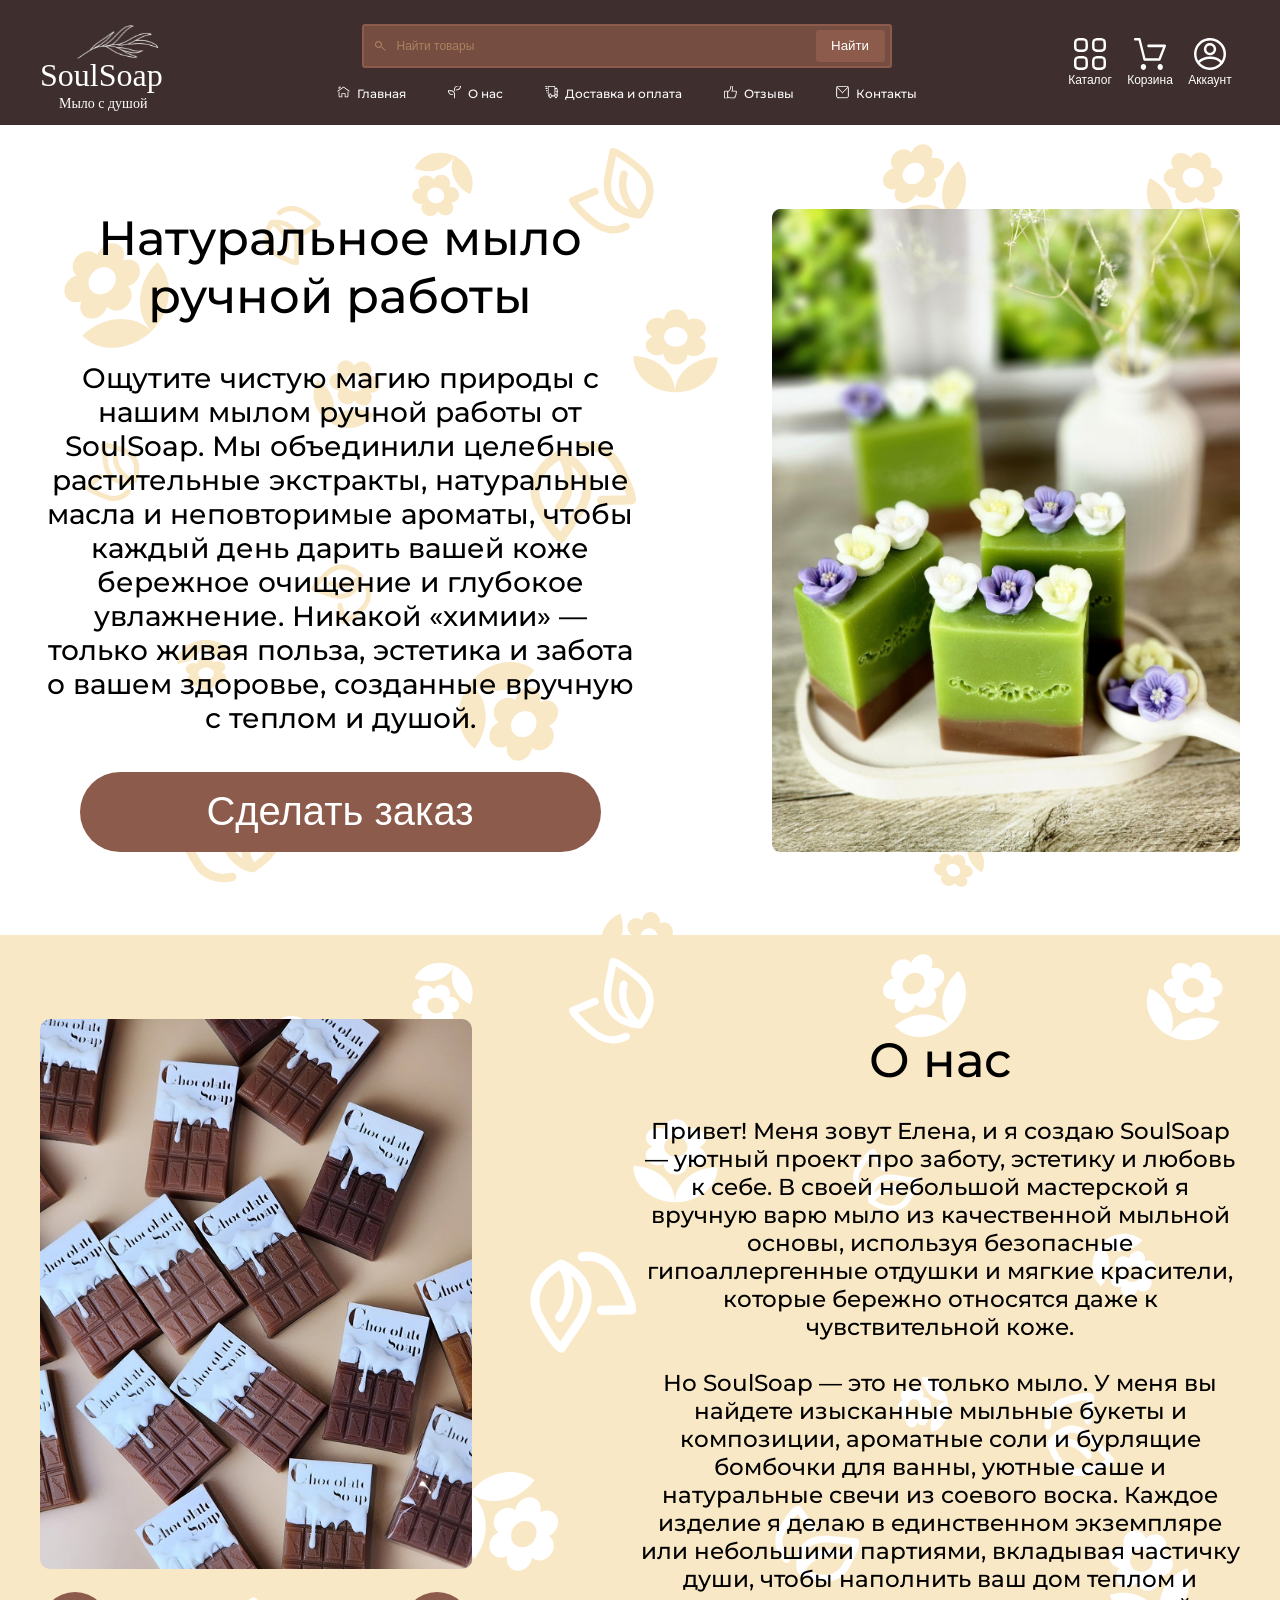
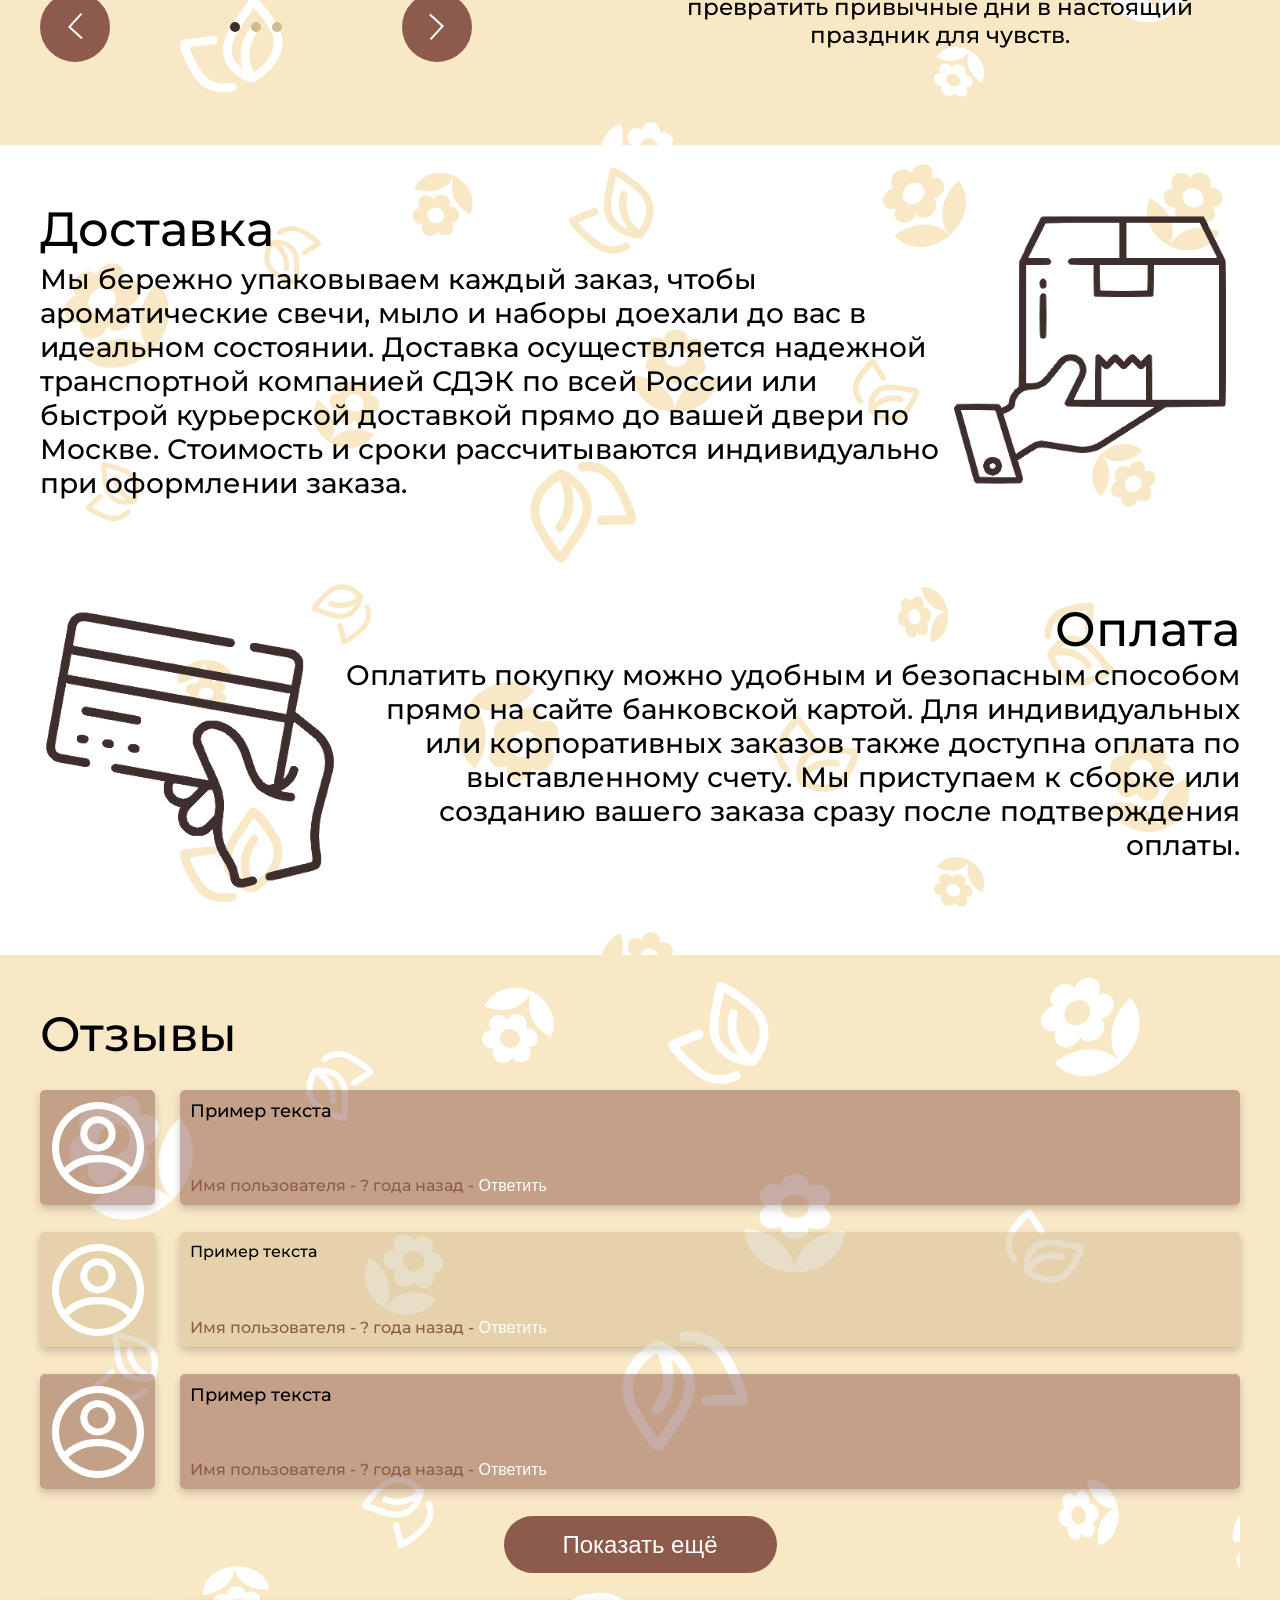
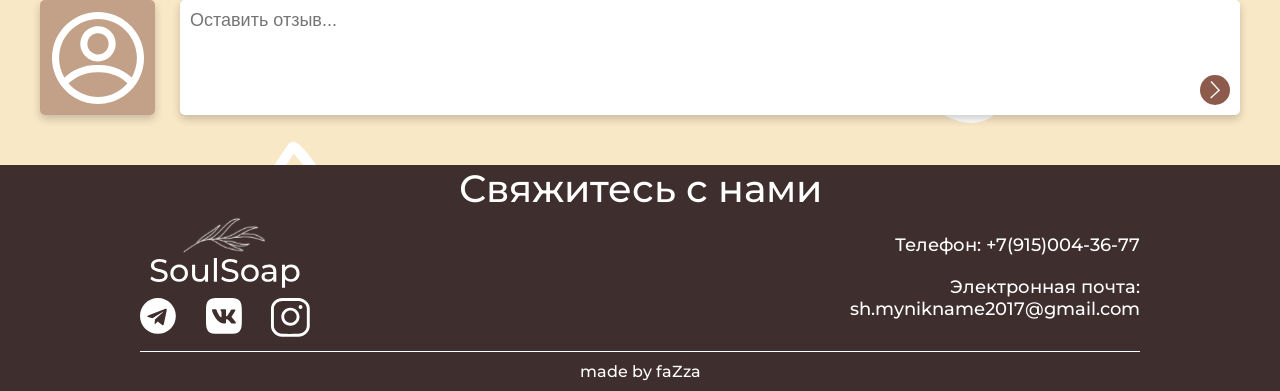
<file: index.html>
<!DOCTYPE html>
<html lang="ru">
<head>
	<meta charset="UTF-8">
	<meta name="viewport" content="width=device-width, initial-scale=1.0">
	<title>SoulSoap</title>
	<link rel="stylesheet" href="main.css">
</head>

<body>
	
	<div class="wrap-header" id="header">
		<header class="container">
		
			<a class="logo" href="#">
				<img src="Main_images/logo.svg" alt="">
			</a>

			<div class="header-center">

				<form class="search">
					<img class="input-img" src="Main_images/search.svg" alt="">
					<input class="search-input" type="text" placeholder="Найти товары">
					<button class="search-btn" type="submit">Найти</button>
				</form>

	
				<nav>
					<ul>
						<li class="main"><a href="#main">Главная</a></li>
						<li class="about"><a href="#about_us">О нас</a></li>
						<li class="delivery"><a href="#delivery">Доставка и оплата</a></li>
						<li class="comments"><a href="#reviews">Отзывы</a></li>
						<li class="contacts"><a href="#contacts">Контакты</a></li>
					</ul>
				</nav>

			</div>

			<div class="button-group">
				
				<a href="goods.html">
					<button class="catalogue">
						<img src="Main_images/catalogue.svg" alt="">
						<span>Каталог</span>
					</button>
				</a>
				
				<a href="cart.html">
					<button class="cart">
						<img src="Main_images/cart.svg" alt="">
						<span>Корзина</span>
					</button>
				</a>
				
				<button class="account" id="open-login-form">
					<img src="Main_images/account.svg" alt="">
					<span>Аккаунт</span>
				</button>

			</div>

		</header>

	</div>

	<div class="login-form" id="login-form">

		<div class="login-container" id="login-container">

			<a href="#header" class="close-btn" id="close-btn">&times;</a>

			<h1>Вход</h1>

			<form class="ident-form">
				<input type="text" placeholder="Логин" required>
				<input type="text" placeholder="Пароль" required>
				<button class="form-btn" type="submit">Войти</button>
				<button class="form-btn" id="reg-open" type="button">Регистрация</button>
			</form>
		</div>
	</div>

	<div class="reg-form" id="reg-form">

		<div class="reg" id="reg">

			<a href="#header" class="close-btn" id="reg-close-btn">&times;</a>

			<h1>Регистрация</h1>

			<form class="reg-input">
				<input type="text" placeholder="ФИО" required>
				<input type="text" placeholder="E-mail" required>
				<input type="text" placeholder="Пароль" required>
				<input type="text" placeholder="Повтор. пароль" required>
				<button class="form-btn" type="submit">Зарегистрироваться</button>
			</form>

		</div>	
	</div>

	<div class="white-container" id="main">

		<div class="hero-info">

			<h1>Натуральное мыло ручной работы</h1>

			<p>Ощутите чистую магию природы с нашим мылом 
			ручной работы от SoulSoap. Мы объединили целебные 
			растительные экстракты, натуральные масла и 
			неповторимые ароматы, чтобы каждый день дарить 
			вашей коже бережное очищение и глубокое увлажнение. 
			Никакой «химии» — только живая польза, эстетика и 
			забота о вашем здоровье, созданные вручную с теплом и душой.</p>
			
			<a href="goods.html"><button>Сделать заказ</button></a>

		</div>

		<img src="Main_images/hero_image.jpg" alt="">
	</div>

	<div class="beige-container" id="about_us">

		<div class="about-us">
	
			<div class="about-us-carousel">
				<div class="about-us-images">
					<img src="Main_images/about-us.jpg" alt="">
					<img src="Main_images/about-us2.jpg" alt="">
					<img src="Main_images/about-us3.jpg" alt="">
				</div>

				<div class="controlers">			
					
					<button class="first-about-btn prev"></button>
			
					<div class="circle-container">
					
						<div class="circle active"></div>
						<div class="circle"></div>
						<div class="circle"></div>

					</div>

					<button class="second-about-btn next"></button>
				</div>
			</div>
		
			<div class="about-us-info">
		
				<h1>О нас</h1>

				<p><br>Привет! Меня зовут Елена, и я создаю SoulSoap 
				— уютный проект про заботу, эстетику и любовь к себе. 
				В своей небольшой мастерской я вручную варю мыло 
				из качественной мыльной основы, используя безопасные 
				гипоаллергенные отдушки и мягкие красители, которые 
				бережно относятся даже к чувствительной коже.
				<br>
				<br>
        			Но SoulSoap — это не только мыло. У меня вы найдете 
				изысканные мыльные букеты и композиции, ароматные 
				соли и бурлящие бомбочки для ванны, уютные саше и 
				натуральные свечи из соевого воска. Каждое изделие я 
				делаю в единственном экземпляре или небольшими партиями, 
				вкладывая частичку души, чтобы наполнить ваш дом 
				теплом и превратить привычные дни в настоящий праздник
				для чувств.</p>

			</div>
		</div>

	</div>

	<div class="white-container" id="delivery">
		<div class="delivery_payment">

			<div class="delivery-container">

				<div class="delivery-info">
					<h1>Доставка</h1>

					<p>Мы бережно упаковываем каждый заказ, чтобы 
					ароматические свечи, мыло и наборы доехали до 
					вас в идеальном состоянии. Доставка осуществляется 
					надежной транспортной компанией СДЭК по всей России 
					или быстрой курьерской доставкой прямо до вашей 
					двери по Москве. Стоимость и сроки рассчитываются 
					индивидуально при оформлении заказа.</p>
				</div>

				<img src="Main_images/delivery_image.png" alt="">
			</div>

			<div class="payment-container">
				
				<img src="Main_images/payment_image.png" alt="">

				<div class="payment-info">

					<h1>Оплата</h1>

					<p>Оплатить покупку можно удобным и безопасным способом 
					прямо на сайте банковской картой. Для индивидуальных 
					или корпоративных заказов также доступна оплата по 
					выставленному счету. Мы приступаем к сборке или созданию 
					вашего заказа сразу после подтверждения оплаты.</p>
				
				</div>

			</div>
		</div>
	</div>

	<div class="beige-container" id="reviews">

		<div class="reviews-container">
			
			<h1>Отзывы</h1>

			<div class="review">

				<div class="review-ava"></div>
				<div class="review-text-cont">
					<p>Пример текста</p>
					<div class="review-info">
						<p>Имя пользователя - ? года назад - </p>
						<button>&nbsp;Ответить</button>
					</div>
				</div>

			</div>

			<div class="review-beige">

				<div class="review-ava"></div>
				<div class="review-text-cont">
					<p>Пример текста</p>	
					<div class="review-info">
						<p>Имя пользователя - ? года назад - </p>
						<button>&nbsp;Ответить</button>
					</div>
				</div>

			</div>

			<div class="review">
				
				<div class="review-ava"></div>
				<div class="review-text-cont">
					<p>Пример текста</p>	
					<div class="review-info">
						<p>Имя пользователя - ? года назад - </p>
						<button>&nbsp;Ответить</button>
					</div>
				</div>
			</div>

			<button class="show-review">Показать ещё</button> 

			<div class="user-review">
				<div class="review-ava"></div>
				<div class="review-text-cont">
					<input class="review-input" type="text" placeholder="Оставить отзыв...">
					<button></button>
				</div>
			</div>

		</div>
	</div>

	<div class="footer" id="contacts">
		
		<div class="contacts-container">
			
			<h1>Свяжитесь с нами</h1>

			<div class="cont-wrap">

				<div class="left-side">
					<img src="Main_images/footer_logo.svg" alt="" class="footer-logo">
					<div class="contact-ico">
						<a href="https://t.me/Soul_SoapElena">
							<img src="Main_images/telegram.svg" alt="">
						</a>
						<a href="https://vk.ru/vk.soulsoap">
							<img src="Main_images/vk.svg" alt="">
						</a>
						<a href=""><img src="Main_images/inst.svg" alt=""></a>
					</div>
				</div>

				<div class="right-side">
					<p>Телефон: +7(915)004-36-77</p>

					<p>Электронная почта:<br>
					sh.mynikname2017@gmail.com</p>
				</div>
			</div>

			<div class="decoration"></div>
			<a href="https://github.com/faZza1402/SoulSoap" class="fazza">made by faZza</a>

		</div>
	
	</div>


<script src='main.js'></script>

</body>

</html>
</file>
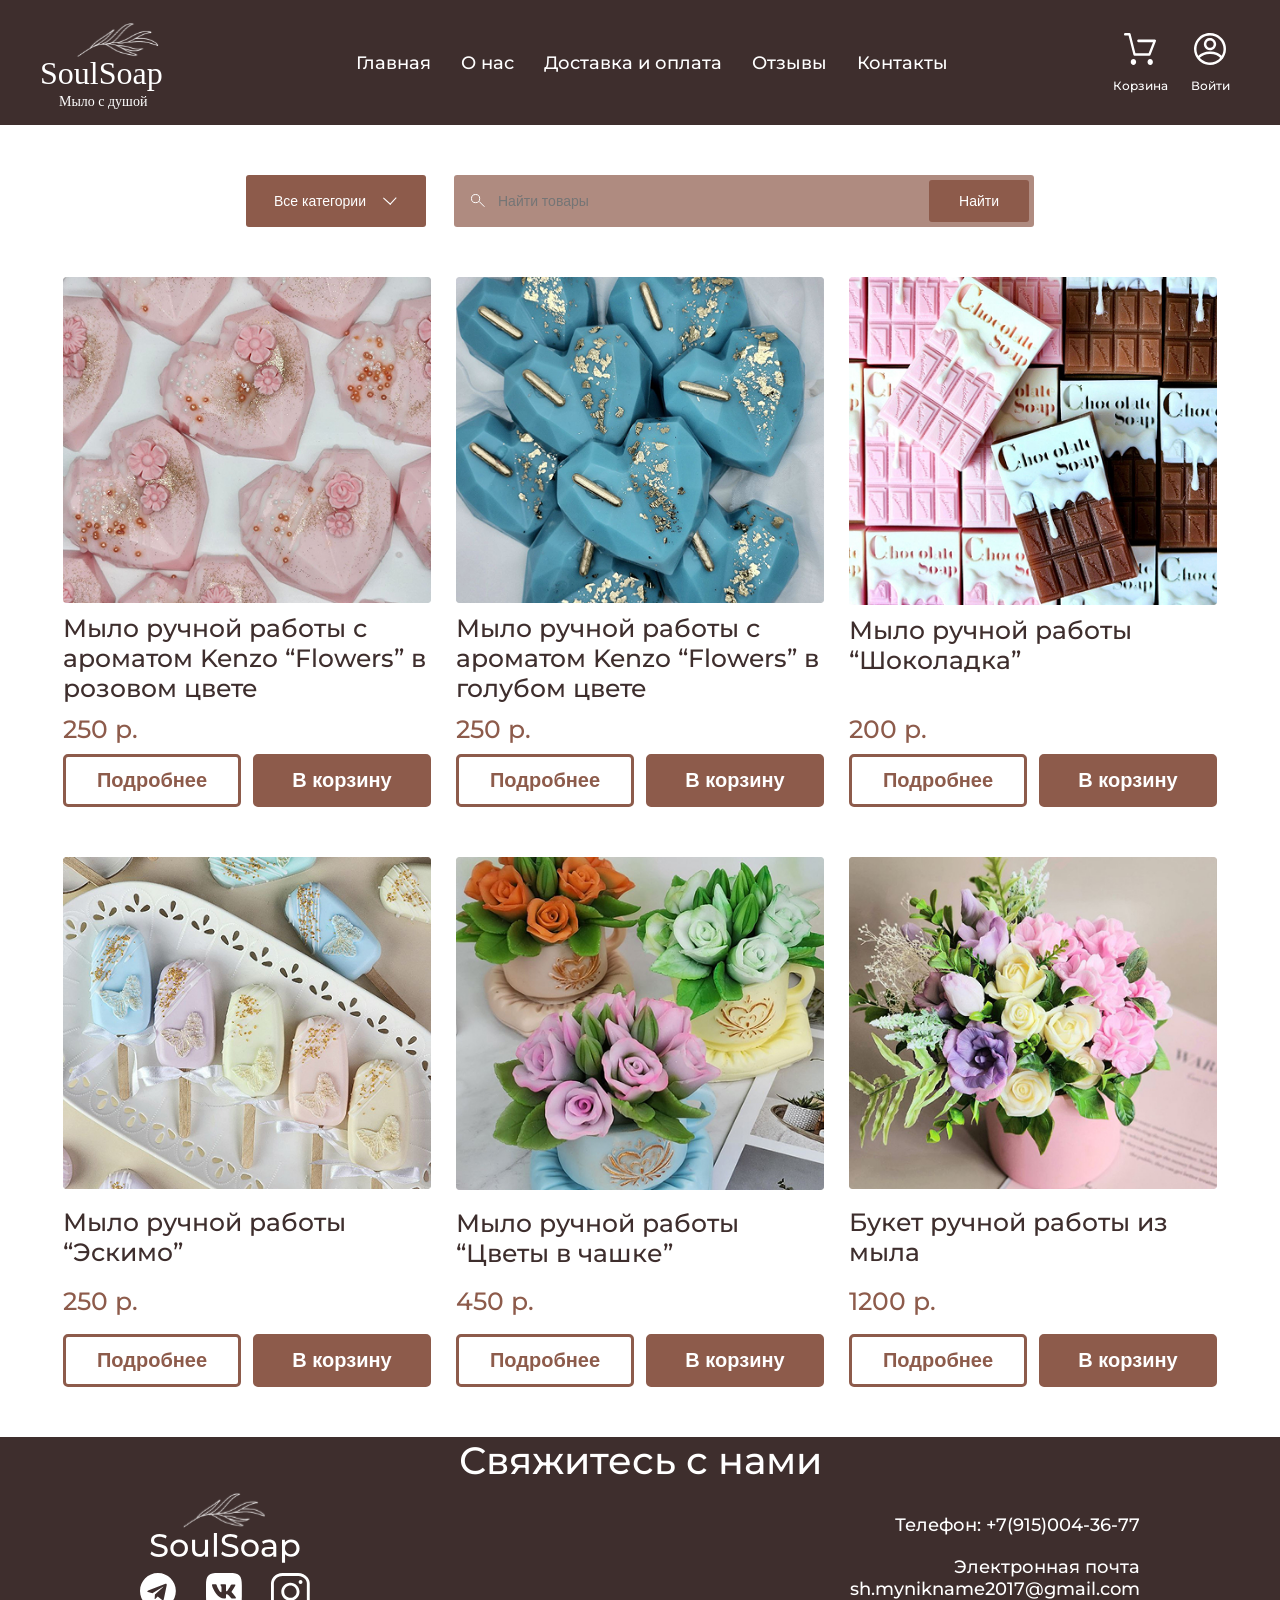
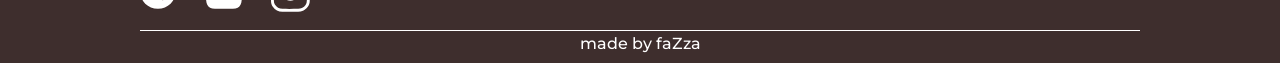
<file: goods.html>
<!DOCTYPE html>
<html lang="ru">
<head>
	<meta charset="UTF-8">
	<meta name="viewport" content="width=device-width, initial-scale=1.0">
	<title>SoulSoap</title>
	<link rel="stylesheet" href="goods.css">
</head>

<body>
	<div class="wrapper">

		<header class="header">
			<div class="header-container">
				
				<a href="index.html">
					<img src="Main_images/logo.svg" alt="" class="header-logo">
				</a>

				<nav class="nav">
					<ul>
						<li><a href="index.html#main">Главная</a></li>
						<li><a href="index.html#about_us">О нас</a></li>
						<li><a href="index.html#delivery">Доставка и оплата</a></li>
						<li><a href="index.html#comments">Отзывы</a></li>
						<li><a href="#contacts">Контакты</a></li>
					</ul>
				</nav>

				<div class="header-button-group">
					<a href="cart.html">
						<div class="header-btn">
							<img src="Main_images/cart.svg" alt="">
							<span>Корзина</span>
						</div>
					</a>

					<a href="#">
						<div class="header-btn account-open">
							<img src="Main_images/account.svg" alt="">
							<span>Войти</span>
						</div>
					</a>
				</div>
			</div>
		</header>

		<div class="account-wrap">

			<div class="account-content">

				<a href="#header" class="close">&times</a>

				<h1 class="acc-title">Вход</h1>

				<form class="account-form">

					<input type="text" placeholder="Логин" class="account-input" required>
					<input type="text" placeholder="Пароль" class="account-input" required>

					<button type="submit" class="account-btn">Войти</button>
					<button type="button" class="account-btn reg-open">Регистрация</button>
				
				</form>

			</div>

		</div>

		<div class="reg-wrap">
		
			<div class="reg-content">

				<a href="#header" class="close">&times</a>

				<h1 class="acc-title">Регистрация</h1>

				<form class="reg-form">

					<input type="text" placeholder="ФИО" class="account-input" required>
					<input type="text" placeholder="E-mail" class="account-input" required>
					<input type="text" placeholder="Пароль" class="account-input" required>
					<input type="text" placeholder="Повтор. пароль" class="account-input" required>

					<button type="submit" class="reg-btn">Зарегистрироваться</button>
			
				</form>

			</div>

		</div>

		<main class="main">
			<div class="search-n-filtering">
				<button class="filter">
					<p>Все категории</p>
					<img src="Main_images/arrow.svg" alt="">
				</button>

				<div class="search">
					<img src="Main_images/search_white.svg" alt="">
					<form class="search-input">
						<input type="text" placeholder="Найти товары" id="search">
						<button class="input-btn">Найти</button>
					</form>
				</div>
			</div>

			<div class="goods">
				<div class="goods-cards">
					<img src="Goods_images/image1.jpg" alt="">

					<p class="goods-title">Мыло ручной работы с ароматом 
					Kenzo “Flowers” в розовом цвете</p>

					<p class="goods-price">250 р.</p>

					<div class="goods-btn">
						<button class="show-more">Подробнее</button>
						<button class="add-btn">В корзину</button>
					</div>
				</div>

				<div class="goods-cards">
					<img src="Goods_images/image2.jpg" alt="">

					<p class="goods-title">Мыло ручной работы с ароматом 
					Kenzo “Flowers” в голубом цвете</p>

					<p class="goods-price">250 р.</p>

					<div class="goods-btn">
						<button class="show-more">Подробнее</button>
						<button class="add-btn">В корзину</button>
					</div>
				</div>

				<div class="goods-cards">
					<img src="Goods_images/image3.jpg" alt="">

					<p class="goods-title">Мыло ручной работы “Шоколадка”<br>&nbsp;</p>

					<p class="goods-price">200 р.</p>

					<div class="goods-btn">
						<button class="show-more">Подробнее</button>
						<button class="add-btn">В корзину</button>
					</div>
				</div>

				<div class="goods-cards">
					<img src="Goods_images/image4.jpg" alt="">

					<p class="goods-title">Мыло ручной работы “Эскимо”</p>

					<p class="goods-price">250 р.</p>

					<div class="goods-btn">
						<button class="show-more">Подробнее</button>
						<button class="add-btn">В корзину</button>
					</div>
				</div>
				
				<div class="goods-cards">
					<img src="Goods_images/image5.jpg" alt="">

					<p class="goods-title">Мыло ручной работы “Цветы в чашке”</p>

					<p class="goods-price">450 р.</p>

					<div class="goods-btn">
						<button class="show-more">Подробнее</button>
						<button class="add-btn">В корзину</button>
					</div>
				</div>

				<div class="goods-cards">
					<img src="Goods_images/image6.jpg" alt="">

					<p class="goods-title">Букет ручной работы из мыла</p>

					<p class="goods-price">1200 р.</p>

					<div class="goods-btn">
						<button class="show-more">Подробнее</button>
						<button class="add-btn">В корзину</button>
					</div>
				</div>
			</div>
		</main>

		<footer class="footer" id="contacts">
			<div class="footer-container">

				<h1>Свяжитесь с нами</h1>

				<div class="contacts-container">
					<div class="left-side">
						<img src="Main_images/footer_logo.svg" alt="">
						
						<div class="icons-container">
							<a href="https://t.me/Soul_SoapElena"><img src="Main_images/telegram.svg"></a>
							<a href="https://vk.ru/vk.soulsoap"><img src="Main_images/vk.svg"></a>
							<a href="#"><img src="Main_images/inst.svg"></a>
						</div>
					</div>

					<div class="right-side">
						<p>Телефон: +7(915)004-36-77</p>

						<p>Электронная почта<br>
						sh.mynikname2017@gmail.com</p>
					</div>
				</div>

				<div class="decoration"></div>

				<a href="https://github.com/faZza1402/SoulSoap">made by faZza</a>

			</div>
		</footer>

	</div>

<script src="goods.js"></script>

</body>

</html>
</file>
<file: main.css>
@import url('https://fonts.googleapis.com/css3?family=Montserrat:ital,wght@0,100..900;1,100..900&display=swap');

*{
	margin: 0;
	padding: 0;
}

body {
	font-family: 'Montserrat', sans-serif;
	font-weight: 500;
}

body .account-open{
	overflow: hidden;
}

a {
	text-decoration: none;
}

img {
	max-width: 100%;
}

.wrap-header{
	position: sticky;
	top: 0;
	z-index: 1000;
	width: 100%;
	height: 125px;
	display: flex;
	align-items: center;
	justify-content: center;
	background-color: #3E2E2D;
}

.container{
	display: flex;
	align-items: center;
	justify-content: space-between;
	width: 1200px;
}

.logo{
	display: flex;
	align-items: center;
	width: 153px;
}

.header-center{
	width: 580px;
	display: flex;
	flex-direction: column;
	justify-content: center;
	gap: 15px;
}

.search {
	display: flex;
	margin: 0 auto 0 auto;
	align-items: center;
	justify-content: space-between;
	width: 526px;
	height: 40px;
	background: rgba(141, 91, 75, 0.7);
	border: 2px solid #8D5B4B;
	border-radius: 3px;
}

.input-img{
	display: flex;
	margin: 0 11px;
}

.search-input {
  	width: 90%;
  	border: none;
  	outline: none;
 	background: none; 
  	color: #FFFFFF;
  	font-size: 12px;
}

.search-input::placeholder {
  	color: #BB8F69;
  	opacity: 0.8;
	transition: all 0.5s ease 0s;
}

.search-btn{
	display: flex;
	margin-left: 11px;
	margin-right: 5px;
	align-items: center;
	justify-content: center;
	width: 80px;
	height: 32px;
	border: none;
	border-radius: 3px;
	background-color: #8D5B4B;
	color: #FFFFFF;
	cursor: pointer;
}

nav ul{
	display: flex;
	width: 100%;
	justify-content: space-between;
	list-style-type: none;
	transition: all 0.5s ease 0s;
}

nav ul li{
	position: relative;
	padding-left: 20px;
}

nav ul li::before{
	content: "";
	position: absolute;
	left: 0;
	top: 50%;
	transform: translateY(-50%);
	width: 13px;
	height: 13px;
	background-size: contain;
	background-repeat: no-repeat;
}

.main::before{
	background-image: url('Main_images/main.svg');
}

.about::before{
	background-image: url('Main_images/about.svg');
}

.delivery::before{
	background-image: url('Main_images/delivery.svg');
}

.comments::before{
	background-image: url('Main_images/comments.svg');
}

.contacts::before{
	background-image: url('Main_images/contacts.svg');
}

nav ul li a{
	color: #FFFFFF;
	font-size: 12px;
}

nav ul li a:hover{
	color: #BB8F69;
}

.button-group{
	width: 180px;
	display: flex;
	align-items: center;
}

.button-group,
.hero-info a{
	display: flex;
}

.catalogue{
	width: 60px;
	height: 60px;
	cursor: pointer;
	border: none;
	background-color: transparent;
	display: flex;
	flex-direction: column;
	gap: 3px;
	align-items: center;
	justify-content: center;
}

.catalogue img{
	width: 32px;
	height: 32px;
}

.catalogue span{
	color: white;
	font-size: 12px;
}

.account{
	width: 60px;
	height: 60px;
	cursor: pointer;
	border: none;
	background-color: transparent;
	display: flex;
	flex-direction: column;
	gap: 3px;
	align-items: center;
	justify-content: center;
}

.account img{
	width: 32px;
	height: 32px;
}

.account span{
	color: white;
	font-size: 12px;
}

.cart{
	width: 60px;
	height: 60px;
	cursor: pointer;
	border: none;
	background-color: transparent;
	display: flex;
	flex-direction: column;
	gap: 3px;
	align-items: center;
	justify-content: center;
}

.cart img{
	width: 32px;
	height: 32px;
}

.cart span{
	color: white;
	font-size: 12px;
}

.catalogue:hover span,
.account:hover span,
.cart:hover span{
	color: #BB8F69;
}

#main, #about_us, #delivery, #reviews, #contacts{
	scroll-margin-top: 127px;
}

.login-form{
	display: flex;
	opacity: 0;
	visibility: hidden;
	transition: opacity 0.4s ease, visibility 0.4 ease;
	height: 100%;
	align-items: center;
	justify-content: center;
	position: fixed;
	top: 0;
	bottom: 0;
	background-color: #ffffff8b;
	z-index: 1050;
	width: 100%;
}

.login-form.active{
	opacity: 1;
	visibility: visible;
}

.login-container{
	display: flex;
	flex-direction: column;
	padding: 0 13px 25px 13px;
	width: 570px;
	background-color: #cca78b;
	border-radius: 5px;
	box-shadow: 8px 3px 10px 3px rgba(0, 0, 0, 0.3);
	opacity: 0;
	transform: translateY(-60px);
	transition: transform 0.4s cubic-bezier(0.25, 1, 0.5, 1), opacity 0.4s ease;
}

.login-container.active{
	opacity: 1;
	transform: translateY(0);
}

.close-btn{
	margin-left: auto;
	font-size: 30px;
	color: #F9E8C6;
}

.close-btn:hover{
	color: #3E2E2D;
}

.login-container h1{
	font-size: 30px;
	color: #3E2E2D;
	font-weight: 500;
	text-align: center;
}

.ident-form{
	display: flex;
	flex-direction: column;
}

.ident-form input{
	margin: 7px auto;
	width: 380px;
	height: 50px;
	padding: 0 13px;
	border: none;
	color: #D4AE8C;
	font-size: 18px;
	border-radius: 5px;
	background-color: #AC7F5E;
	box-shadow: 3px 3px 3px 1px rgba(0, 0, 0, 0.3);
	outline: none;
}

.form-btn{
	width: 250px;
	height: 50px;
	background-color: #8D5B4B;
	border-radius: 50px;
	border: none;
	color: #FFFFFF;
	font-size:  18px;
	margin: 7px auto;
	box-shadow: 3px 3px 3px 1px rgba(0, 0, 0, 0.3);
	cursor: pointer;
}

.form-btn:hover{
	background-color: #3E2E2D;
}

.reg-form{
	display: flex;
	opacity: 0;
	visibility: hidden;
	transition: opacity 0.4s ease, visibility 0.4 ease;
	height: 100%;
	align-items: center;
	justify-content: center;
	position: fixed;
	top: 0;
	bottom: 0;
	background-color: #ffffff8b;
	z-index: 1050;
	width: 100%;
}

.reg-form.active{
	opacity: 1;
	visibility: visible;
}


.reg{
	display: flex;
	flex-direction: column;
	padding: 0 13px 25px 13px;
	width: 570px;
	background-color: #cca78b;
	border-radius: 5px;
	box-shadow: 8px 3px 10px 3px rgba(0, 0, 0, 0.3);
	opacity: 0;
	transform: translateY(-60px);
	transition: transform 0.4s cubic-bezier(0.25, 1, 0.5, 1), opacity 0.4s ease;
}

.reg.active{
	opacity: 1;
	transform: translateY(0);
}

.reg h1{
	font-size: 30px;
	color: #3E2E2D;
	font-weight: 500;
	text-align: center;
	padding-bottom: 15px;
}

.reg-input{
	display: flex;
	flex-direction: column;
}

.reg-input input{
	margin: 7px auto;
	width: 380px;
	height: 50px;
	padding: 0 13px;
	border: none;
	color: #D4AE8C;
	font-size: 18px;
	border-radius: 5px;
	background-color: #AC7F5E;
	box-shadow: 3px 3px 3px 1px rgba(0, 0, 0, 0.3);
	outline: none;
}

.reg button{
	margin-top: 28px;
}

.white-container{
	width: 1200px;
	height: 810px;
	display: flex;
	margin: 0 auto;
	align-items: center;
	justify-content: space-between;
	background-image: url('Main_images/background_beige.svg');
	background-size: 100%;
}

.hero-info{
	width: 600px;
	height: 643px;
	display: flex;
	justify-content: space-between;
	flex-direction: column;
}

.hero-info h1{
	text-align: center;
	font-size: 48px;
	font-weight: 500;
}

.hero-info p{
	text-align: center;
	font-size: 28px;
	margin: 25px 0;
}

.hero-info button{
	width: 521px;
	height: 80px;
	border: none;
	border-radius: 55px;
	background-color: #8D5B4B;
	color: white;
	font-size: 40px;
	margin: 0 auto 0 auto;
	cursor: pointer;
}

.hero-info button:hover{
	background-color: #3E2E2D;
}

.hero-info a{
	width: 100%;
	max-width: 521px;
	margin: 0 auto;
}

.white-container img{
	width: 468px;
	height: 643px;
	border-radius: 3px;
	border: none;
}

.beige-container{
	width: 100%;
	height: 810px;
	background-color: #F9E8C6;
}

.about-us{
	display: flex;
	width: 1200px;
	height: 810px;
	background-image: url('Main_images/background_white.svg');
	background-size: 100%;
	margin: 0 auto 0 auto;
	align-items: center;
	justify-content: space-between;
}

.about-us-carousel{
	width: 432px;
	height: 643px;
	display: flex;
	flex-direction: column;
	justify-content: space-between;
}

.about-us-images{
	position: relative;
	width: 432px;
	height: 550px;
	overflow: hidden;
	display: flex;
	border-radius: 10px;
}

.about-us-images img{
	min-width: 432px;
	width: 432px;
	height: 100%;
	flex-shrink: 0;
	object-fit: cover;
	transition: transform 0.4s ease-in-out;
}

.circle-container{
	display: flex;
	width: 52px;
	height: 10px;
	align-items: center;
	justify-content: space-between;
}

.circle{
	width: 10px;
	height: 10px;
	background-color: #D1BB90;
	border-radius: 50%;
}

.circle.active{
	background-color: #3E2E2D;
}

.controlers{
	display: flex;
	align-items: center;
	justify-content: space-between;
}

.about-us-carousel button{
	width: 70px;
	height: 70px;
	border: none;
	border-radius: 50%;
	background-color: #8D5B4B;
	cursor: pointer;
}

.about-us-carousel button:hover{
	background-color: #3E2E2D;
}

.first-about-btn{
	background-image: url('Main_images/arrow.svg');
	background-repeat: no-repeat;
	background-position: center;
}

.second-about-btn{
	background-image: url('Main_images/arrow.svg');
	transform: rotate(180deg);
	background-repeat: no-repeat;
	background-position: center;
}

.about-us-carousel div{
	display: flex;
	justify-content: space-between;
}

.about-us-info{
	width: 600px;
	height: 568px;
	display: flex;
	flex-direction: column;
	justify-content: center;
}

.about-us-info h1{
	text-align: center;
	font-size: 48px;
	font-weight: 500;
}

.about-us-info p{
	text-align: center;
	font-size: 23px;
}

.delivery_payment{
	display: flex;
	flex-direction: column;
	align-items: center;
	justify-content: space-between;
	width: 1200px;
	height: 700px;
}

.delivery-container{
	display: flex;
}

.delivery-info{
	display: flex;
	flex-direction: column;
	justify-content: space-between;
	width: 948px;
}

.delivery-info h1{
	font-size: 48px;
	font-weight: 500;
}

.delivery-info p{
	font-size: 28px;
}

.delivery-container img{
	width: 300px;
	height: 300px;
}

.payment-container{
	display: flex;
}

.payment-container img{
	width: 300px;
	height: 300px;
}

.payment-info{
	display: flex;
	flex-direction: column;
	width: 948px;
}

.payment-info h1{
	font-size: 48px;
	font-weight: 500;
	text-align: right;
}

.payment-info p{
	font-size: 28px;
	text-align: right;
}

.reviews-container{
	width: 1200px;
	height: 810px;
	margin: 0 auto 0 auto;
	background-image: url("Main_images/background_white.svg");
	display: flex;
	flex-direction: column;
	justify-content: space-between;
}

.reviews-container h1{
	margin-top: 50px;
	font-size: 48px;
	font-weight: 500;
}

.review{
	width: 100%;
	display: flex;
	justify-content: space-between;
}

.review-ava{
	width: 115px;
	height: 115px;
	background-color: rgba(141, 91, 75, 0.5);
	background-image: url('Main_images/account.svg');
	background-repeat: no-repeat;
	background-size: 80% 80%;
	background-position: center;
	border-radius: 5px;
	box-shadow: 0 4px 8px rgba(0, 0, 0, 0.2);
}

.review-text-cont{
	display: flex;
	width: 1040px;
	flex-direction: column;
	justify-content: space-between;
	padding: 10px;
	background-color: rgba(141, 91, 75, 0.5);
	border-radius: 5px;
	box-shadow: 0 4px 8px rgba(0, 0, 0, 0.2);
}

.review p{
	font-size: 18px;
}

.review-info{
	display: flex;
}

.review-info p{
	font-size: 16px;
	color: #8D5B4B;
}

.review-info button{
	background-color: transparent;
	border: none;
	color: #FFFFFF;
	font-size: 16px;
	cursor: pointer;
}

.review-info button:hover{
	color: #8D5B4B;
}

.review-beige{
	display: flex;
	width: 100%;
	display: flex;
	justify-content: space-between;
}

.review-beige .review-ava{
	background-color: rgba(209, 187, 144, 0.5);
}

.review-beige .review-text-cont{
	background-color: rgba(209, 187, 144, 0.5);
}

.show-review{
	width: 273px;
	height: 57px;
	margin: 0 auto 0 auto;
	border-radius: 50px;
	background-color: #8D5B4B;
	border: none;
	color: #FFFFFF;
	font-size: 24px;
	cursor: pointer;
}

.show-review:hover{
	background-color: #3E2E2D;
}

.user-review{
	display: flex;
	margin-bottom: 50px;
	justify-content: space-between;
}

.user-review .review-text-cont{
	background-color: #FFFFFF;
}

.review-input{
	background-color: transparent;
	border: none;
	font-size: 18px;
}

.user-review .review-text-cont button{
	background-color: #8D5B4B;
	border: none;
	border-radius: 50%;
	width: 30px;
	height: 30px;
	margin: 0 0 0 auto;
	background-image: url('Main_images/arrow.svg');
	background-repeat: no-repeat;
	background-position: center;
	background-size: 60% 60%;
	transform: scaleX(-1);
	cursor: pointer;
}

.user-review .review-text-cont button:hover{
	background-color: #3E2E2D;
}

.footer{
	background-color: #3E2E2D;
}

.contacts-container{
	width: 1000px;
	margin: 0 auto 0 auto;
	display: flex;
	flex-direction: column;
	align-items: center;
}

.contacts-container h1{
	font-size: 38px;
	font-weight: 500;
	color: #FFFFFF;
}

.cont-wrap{
	width: 100%;
	display: flex;
	justify-content: space-between;
}

.left-side{
	display: flex;
	flex-direction: column;
	align-items: center;
	gap: 8px;
}

.contact-ico{
	width: 170px;
	display: flex;
	justify-content: space-between;
}

.right-side{
	display: flex;
	flex-direction: column;
	justify-content: center;
	gap: 20px;
}

.right-side p{
	text-align: right;
	color: #FFFFFF;
	font-size: 18px;
}

.decoration{
	width: 100%;
	height: 1px;
	background-color: #FFFFFF;
	margin: 10px;
}

.fazza{
	color: #FFFFFF;
	margin-bottom: 10px;
}
</file>
<file: goods.css>
@import url('https://fonts.googleapis.com/css3?family=Montserrat:ital,wght@0,100..900;1,100..900&display=swap');

html{
	box-sizing: border-box;
}

*, *::after, *::before{
	box-sizing: inherit;
	margin: 0;
	padding: 0;
}

html, 
body{
	height: 100%;
}

body{
	font-family: 'Montserrat', sans-serif;
	font-weight: 500;
}

ul{
	list-style: none;
}

a{
	text-decoration: none;
	color: inherit;
}

.wrapper{
	min-height: 100%;
	display: flex;
	flex-direction: column;
}

.header{
	width: 100%;
	height: 125px;
	display: flex;
	align-items: center;
	justify-content: center;
	background-color: #3E2E2D;
}

.header-container{
	width: 1200px;
	display: flex;
	align-items: center;
	justify-content: space-between;
}

.nav ul{
	display: flex;
	gap: 30px;
}

.nav a{
	color: white;
	font-size: 18px;
}

.nav a:hover{
	color: #BB8F69;
}

.header-button-group{
	display: flex;
	gap: 10px;
}

.header-btn{
	display: flex;
	flex-direction: column;
	align-items: center;
	justify-content: space-between;
	width: 60px;
	height: 60px;
	cursor: pointer;
}

.header-btn img{
	width: 32px;
	height: 32px;
}

.header-btn span{
	color: white;
	font-size: 12px;
}

.header-btn:hover span{
	color: #BB8F69;
}

.account-wrap,
.reg-wrap{
	display: flex;
	width: 100%;
	height: 100%;
	justify-content: center;
	align-items: center;
	position: fixed;
	top: 0;
	bottom: 0;
	background-color: #ffffff8b;
	z-index: 1050;
	opacity: 0;
	visibility: hidden;
	transition: opacity 0.4s ease, visibility 0.4 ease;
}

.account-wrap.active,
.reg-wrap.active{
	opacity: 1;
	visibility: visible;
}

.account-content,
.reg-content{
	width: 596px;
	border-radius: 5px;
	background-color: #cca78b;
	display: flex;
	flex-direction: column;
	padding: 0 13px;
	box-shadow: 8px 3px 10px 3px rgba(0, 0, 0, 0.3);
	transform: translateY(-60px);
	transition: transform 0.4s cubic-bezier(0.25, 1, 0.5, 1), opacity 0.4s ease;
	opacity: 0;
}

.account-content.active,
.reg-content.active{
	transform: translate(0);
	opacity: 1;
}

.close{
	font-size: 30px;
	color: #f9e8c6;
	text-align: right;
}

.close:hover{
	color: #3e2e2d;
}

.acc-title{
	color: #3e2e2d;
	font-size: 30px;
	text-align: center;
	font-weight: 500;
}

.account-form,
.reg-form{
	display: flex;
	flex-direction: column;
	padding-bottom: 25px;
}

.reg-form{
	margin-top: 15px;
}

.account-input{
	margin: 7px auto;
	width: 406px;
	height: 50px;
	background-color: #ac7f5e;
	padding: 0 13px;
	border-radius: 5px;
	border: none;
	outline: none;
	color: #d4ae8c;
	box-shadow: 3px 3px 3px 1px rgba(0, 0, 0, 0.3);
	font-size: 18px;
}

.account-btn,
.reg-btn{
	width: 250px;
	height: 50px;
	background-color: #8d5b4b;
	border: none;
	border-radius: 50px;
	margin: 7px auto;
	box-shadow: 3px 3px 3px 1px rgba(0, 0, 0, 0.3);
	color: white;
	font-size: 18px;
	cursor: pointer;
}

.reg-btn{
	margin-top: 25px;
}

.account-btn:hover,
.reg-btn:hover{
	background-color: #3e2e2d;
}

.main{
	display: flex;
	flex-direction: column;
	width: 1200px;
	margin: 0 auto;
	flex-grow: 1;
}

.search-n-filtering{
	display: flex;
	gap: 28px;
	margin: 50px auto;
}

.filter{
	width: 180px;
	height: 52px;
	border-radius: 3px;
	border: none;
	padding: 0 15px 0 28px;
	display: flex;
	align-items: center;
	gap: 12px;
	background-color: #8D5B4B;
	cursor: pointer;
}

.filter p{
	color: white;
	font-size: 14px;
}

.filter img{
	transform: rotate(-90deg);
	width: 24px;
	height: 14px;
}

.filter:hover{
	background-color: #3E2E2D;
}

.search{
	width: 580px;
	height: 52px;
	border-radius: 3px;
	background-color: rgba(141, 91, 75, 0.7);
	display: flex;
	align-items: center;
	padding: 5px 5px 5px 17px;	
}	

.search-input{
	display: flex;
}

.search-input input{
	margin: 0 13px;
	width: 418px;
	background: none;
	border: none;
	outline: none;
	color: white;
	font-size: 14px;
}

.input-btn{
	width: 100px;
	height: 42px;
	background-color: #8D5B4B;
	border: none;
	border-radius: 3px;
	color: white;
	font-size: 14px;
	cursor: pointer;
}

.input-btn:hover{
	background-color: #3E2E2D;
}

.goods{
	display: grid;
	gap: 25px;
	row-gap: 50px;
	grid-template-columns: repeat(3, 1fr);
	padding-bottom: 50px;
	margin: 0 auto;
}

.goods-cards{
	width: 368px;
	height: 530px;
	display: flex;
	flex-direction: column;
	justify-content: space-between;
}

.goods-cards img{
	width: 100%;
	border-radius: 3px;
}

.goods-title{
	color: #3E2E2D;
	font-size: 25px;
}

.goods-price{
	color: #8D5B4B;
	font-size: 25px;
}

.goods-btn{
	display: flex;
	justify-content: space-between;
}

.show-more{
	width: 178px;
	height: 53px;
	color: #8D5B4B;
	background-color: white;
	border: 3px solid #8D5B4B;
	border-radius: 5px;
	font-size: 20px;
	font-weight: 600;
	cursor: pointer;
}

.show-more:hover{
	border-color: #3E2E2D;
	color: #3E2E2D;
}

.add-btn{
	width: 178px;
	height: 53px;
	background-color: #8D5B4B;
	color: white;
	border: 3px solid #8D5B4B;
	border-radius: 5px;
	font-size: 20px;
	font-weight: 600;
	cursor: pointer;
}

.add-btn:hover{
	background-color: #3E2E2D;
	border-color: #3E2E2D;
}

.footer{
	width: 100%;
	background-color: #3E2E2D;
	display: flex;
	align-items: center;
	justify-content: center;
}

.footer-container{
	width: 1000px;
	height: 226px;
	display: flex;
	flex-direction: column;
	align-items: center;
	justify-content: space-between;
}

.footer-container h1{
	font-weight: 500;
	font-size: 38px;
	color: white;
	text-align: center;
}

.contacts-container{
	width: 100%;
	display: flex;
	align-items: center;
	justify-content: space-between;
}

.left-side{
	display: flex;
	flex-direction: column;
	align-items: center;
	gap: 8px;
}

.icons-container{
	width: 170px;
	display: flex;
	justify-content: space-between;
}

.right-side{
	display: flex;
	flex-direction: column;
	gap: 20px;
}

.right-side p{
	text-align: right;
	color: white;
	font-size: 18px;
}

.decoration{
	width: 100%;
	height: 1px;
	background-color: white;
}

.footer-container a{
	color: white;
	margin-bottom: 10px;
}
</file>
